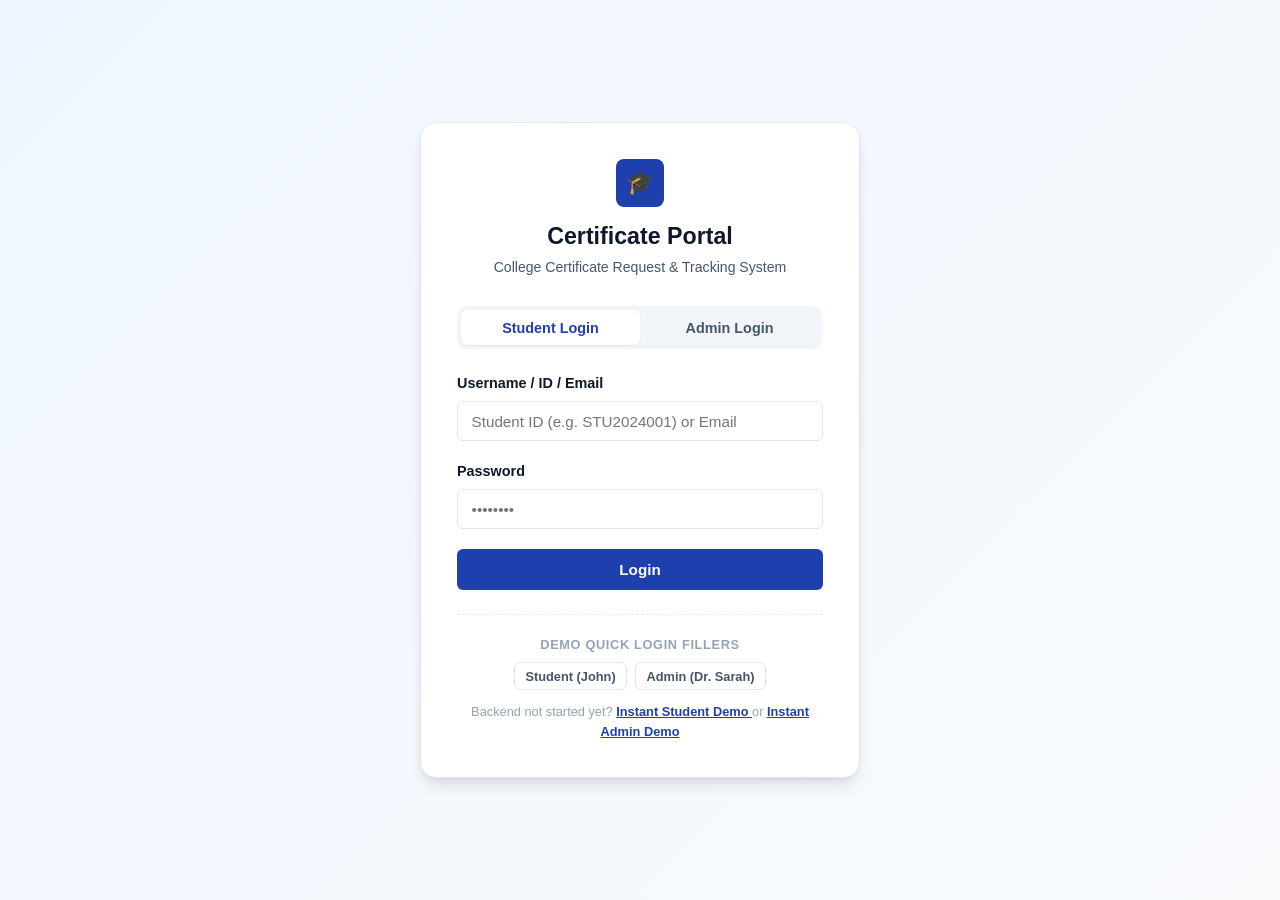
<file: frontend/index.html>
<!DOCTYPE html>
<html lang="en">
<head>
    <meta charset="UTF-8">
    <meta name="viewport" content="width=device-width, initial-scale=1.0">
    <title>Login - College Certificate System</title>
    <link rel="stylesheet" href="css/style.css">
    <style>
        .login-wrapper {
            min-height: 100vh;
            display: flex;
            align-items: center;
            justify-content: center;
            padding: 1.5rem;
            background: linear-gradient(135deg, #eff6ff 0%, #f8fafc 100%);
        }
        .login-card {
            width: 100%;
            max-width: 440px;
            background: #ffffff;
            border-radius: var(--radius-lg);
            padding: 2.25rem;
            box-shadow: var(--shadow-lg);
            border: 1px solid var(--border);
        }
        .login-header {
            text-align: center;
            margin-bottom: 1.75rem;
        }
        .role-tabs {
            display: flex;
            background: #f1f5f9;
            padding: 4px;
            border-radius: var(--radius);
            margin-bottom: 1.5rem;
        }
        .role-tab {
            flex: 1;
            padding: 0.6rem;
            border: none;
            background: transparent;
            font-weight: 600;
            font-size: 0.9rem;
            color: var(--text-secondary);
            border-radius: var(--radius-sm);
            cursor: pointer;
            transition: all 0.2s;
        }
        .role-tab.active {
            background: #ffffff;
            color: var(--primary);
            box-shadow: var(--shadow-sm);
        }
        .demo-helpers {
            margin-top: 1.5rem;
            padding-top: 1.25rem;
            border-top: 1px dashed var(--border);
            text-align: center;
        }
        .demo-helpers p {
            font-size: 0.8rem;
            color: var(--text-muted);
            margin-bottom: 0.5rem;
            font-weight: 600;
            text-transform: uppercase;
            letter-spacing: 0.05em;
        }
        .demo-btn-group {
            display: flex;
            gap: 0.5rem;
            justify-content: center;
        }
    </style>
</head>
<body>

<div class="login-wrapper">
    <div class="login-card">
        <div class="login-header">
            <div class="brand-icon" style="margin: 0 auto 0.75rem; width: 48px; height: 48px; font-size: 1.4rem;">🎓</div>
            <h1 style="font-size: 1.45rem; font-weight: 700;">Certificate Portal</h1>
            <p style="font-size: 0.88rem; color: var(--text-secondary); margin-top: 0.2rem;">College Certificate Request &amp; Tracking System</p>
        </div>

        <!-- Role Selector Tabs -->
        <div class="role-tabs">
            <button type="button" id="tab-student" class="role-tab active">Student Login</button>
            <button type="button" id="tab-admin" class="role-tab">Admin Login</button>
        </div>

        <div id="login-error" class="alert alert-danger" style="display: none;"></div>

        <!-- Login Form -->
        <form id="login-form">
            <input type="hidden" id="role-input" value="STUDENT">

            <div class="form-group">
                <label class="form-label" for="username">Username / ID / Email</label>
                <input type="text" id="username" class="form-control" placeholder="Student ID (e.g. STU2024001) or Email" required>
            </div>

            <div class="form-group">
                <label class="form-label" for="password">Password</label>
                <input type="password" id="password" class="form-control" placeholder="••••••••" required>
            </div>

            <button type="submit" class="btn btn-primary" style="width: 100%; padding: 0.75rem; font-size: 0.95rem;">
                Login
            </button>
        </form>

        <!-- Quick Demo Credentials Fillers -->
        <div class="demo-helpers">
            <p>Demo Quick Login Fillers</p>
            <div class="demo-btn-group" style="margin-bottom: 0.75rem;">
                <button type="button" class="btn btn-outline btn-sm" onclick="fillDemoStudent()">Student (John)</button>
                <button type="button" class="btn btn-outline btn-sm" onclick="fillDemoAdmin()">Admin (Dr. Sarah)</button>
            </div>
            <div style="font-size: 0.8rem; color: var(--text-muted); margin-top: 0.5rem;">
                Backend not started yet?
                <a href="#" onclick="launchDemoDirectly('STUDENT')" style="color: var(--primary); font-weight: 600; text-decoration: underline;">
                    Instant Student Demo
                </a>
                or
                <a href="#" onclick="launchDemoDirectly('ADMIN')" style="color: var(--primary); font-weight: 600; text-decoration: underline;">
                    Instant Admin Demo
                </a>
            </div>
        </div>
    </div>
</div>

<script src="js/api.js"></script>
<script src="js/auth.js"></script>
</body>
</html>
</file>
<file: frontend/css/style.css>
/* ==============================================================================
   College Certificate Request & Tracking System - CSS Stylesheet
   Modern, Clean, and Responsive Design
   ============================================================================== */

:root {
    --primary: #1e40af;         /* Deep College Blue */
    --primary-hover: #1d4ed8;
    --primary-light: #eff6ff;
    --secondary: #0d9488;       /* Teal Accent */
    --accent: #f59e0b;          /* Amber */
    --danger: #dc2626;          /* Red */
    --success: #16a34a;         /* Emerald Green */
    --bg-main: #f8fafc;         /* Light slate bg */
    --surface: #ffffff;
    --text-primary: #0f172a;
    --text-secondary: #475569;
    --text-muted: #94a3b8;
    --border: #e2e8f0;
    --shadow-sm: 0 1px 2px 0 rgb(0 0 0 / 0.05);
    --shadow: 0 4px 6px -1px rgb(0 0 0 / 0.1), 0 2px 4px -2px rgb(0 0 0 / 0.1);
    --shadow-lg: 0 10px 15px -3px rgb(0 0 0 / 0.1), 0 4px 6px -4px rgb(0 0 0 / 0.1);
    --radius-sm: 6px;
    --radius: 10px;
    --radius-lg: 16px;
}

* {
    box-sizing: border-box;
    margin: 0;
    padding: 0;
    font-family: -apple-system, BlinkMacSystemFont, "Segoe UI", Roboto, "Helvetica Neue", Arial, sans-serif;
}

body {
    background-color: var(--bg-main);
    color: var(--text-primary);
    line-height: 1.5;
    min-height: 100vh;
    display: flex;
    flex-direction: column;
}

/* ---------------- Navbar ---------------- */
.navbar {
    background-color: var(--surface);
    border-bottom: 1px solid var(--border);
    padding: 0.85rem 1.5rem;
    display: flex;
    align-items: center;
    justify-content: space-between;
    position: sticky;
    top: 0;
    z-index: 50;
    box-shadow: var(--shadow-sm);
}

.brand {
    display: flex;
    align-items: center;
    gap: 0.75rem;
    text-decoration: none;
    color: var(--primary);
    font-weight: 700;
    font-size: 1.15rem;
}

.brand-icon {
    background-color: var(--primary);
    color: white;
    width: 36px;
    height: 36px;
    border-radius: 8px;
    display: flex;
    align-items: center;
    justify-content: center;
    font-size: 1.1rem;
    font-weight: bold;
}

.nav-links {
    display: flex;
    align-items: center;
    gap: 1.25rem;
    list-style: none;
}

.nav-link {
    text-decoration: none;
    color: var(--text-secondary);
    font-weight: 500;
    font-size: 0.92rem;
    padding: 0.4rem 0.75rem;
    border-radius: var(--radius-sm);
    transition: all 0.2s ease;
}

.nav-link:hover, .nav-link.active {
    color: var(--primary);
    background-color: var(--primary-light);
}

.user-badge {
    display: flex;
    align-items: center;
    gap: 0.5rem;
    background: #f1f5f9;
    padding: 0.35rem 0.75rem;
    border-radius: 20px;
    font-size: 0.85rem;
    color: var(--text-secondary);
    font-weight: 600;
}

.btn-logout {
    background: none;
    border: 1px solid var(--border);
    color: var(--danger);
    padding: 0.35rem 0.85rem;
    border-radius: var(--radius-sm);
    font-weight: 600;
    cursor: pointer;
    font-size: 0.85rem;
    transition: background-color 0.2s;
}

.btn-logout:hover {
    background-color: #fef2f2;
}

/* ---------------- Container & Layout ---------------- */
.container {
    width: 100%;
    max-width: 1150px;
    margin: 1.75rem auto;
    padding: 0 1rem;
    flex: 1;
}

.page-header {
    margin-bottom: 1.5rem;
    display: flex;
    justify-content: space-between;
    align-items: flex-end;
    flex-wrap: wrap;
    gap: 1rem;
}

.page-title {
    font-size: 1.6rem;
    font-weight: 700;
    color: var(--text-primary);
}

.page-subtitle {
    color: var(--text-secondary);
    font-size: 0.95rem;
    margin-top: 0.25rem;
}

/* ---------------- Cards ---------------- */
.card {
    background-color: var(--surface);
    border: 1px solid var(--border);
    border-radius: var(--radius);
    padding: 1.5rem;
    box-shadow: var(--shadow-sm);
    margin-bottom: 1.5rem;
}

.card-title {
    font-size: 1.15rem;
    font-weight: 600;
    color: var(--text-primary);
    margin-bottom: 1rem;
    display: flex;
    align-items: center;
    gap: 0.5rem;
}

/* ---------------- Stat Cards ---------------- */
.stats-grid {
    display: grid;
    grid-template-columns: repeat(auto-fit, minmax(210px, 1fr));
    gap: 1rem;
    margin-bottom: 1.5rem;
}

.stat-card {
    background: var(--surface);
    border: 1px solid var(--border);
    border-radius: var(--radius);
    padding: 1.25rem;
    display: flex;
    align-items: center;
    gap: 1rem;
    box-shadow: var(--shadow-sm);
}

.stat-icon {
    width: 48px;
    height: 48px;
    border-radius: 10px;
    display: flex;
    align-items: center;
    justify-content: center;
    font-size: 1.4rem;
}

.stat-icon.blue { background-color: #dbeafe; color: #1e40af; }
.stat-icon.yellow { background-color: #fef3c7; color: #b45309; }
.stat-icon.green { background-color: #d1fae5; color: #047857; }
.stat-icon.teal { background-color: #ccfbf1; color: #0f766e; }
.stat-icon.red { background-color: #fee2e2; color: #b91c1c; }

.stat-value {
    font-size: 1.6rem;
    font-weight: 700;
    line-height: 1.2;
}

.stat-label {
    font-size: 0.85rem;
    color: var(--text-secondary);
    font-weight: 500;
}

/* ---------------- Forms ---------------- */
.form-group {
    margin-bottom: 1.25rem;
}

.form-label {
    display: block;
    margin-bottom: 0.4rem;
    font-weight: 600;
    font-size: 0.9rem;
    color: var(--text-primary);
}

.form-control {
    width: 100%;
    padding: 0.65rem 0.85rem;
    border: 1px solid var(--border);
    border-radius: var(--radius-sm);
    font-size: 0.95rem;
    color: var(--text-primary);
    background-color: var(--surface);
    transition: border-color 0.15s ease, box-shadow 0.15s ease;
}

.form-control:focus {
    outline: none;
    border-color: var(--primary);
    box-shadow: 0 0 0 3px rgba(30, 64, 175, 0.15);
}

.form-control[readonly], .form-control:disabled {
    background-color: #f1f5f9;
    color: #64748b;
    cursor: not-allowed;
}

textarea.form-control {
    resize: vertical;
    min-height: 90px;
}

.form-hint {
    font-size: 0.8rem;
    color: var(--text-muted);
    margin-top: 0.25rem;
}


.btn {
    display: inline-flex;
    align-items: center;
    justify-content: center;
    gap: 0.4rem;
    padding: 0.65rem 1.25rem;
    font-size: 0.92rem;
    font-weight: 600;
    border-radius: var(--radius-sm);
    border: none;
    cursor: pointer;
    text-decoration: none;
    transition: all 0.2s;
}

.btn-primary {
    background-color: var(--primary);
    color: white;
}
.btn-primary:hover {
    background-color: var(--primary-hover);
}

.btn-success {
    background-color: var(--success);
    color: white;
}
.btn-success:hover {
    background-color: #15803d;
}

.btn-danger {
    background-color: var(--danger);
    color: white;
}
.btn-danger:hover {
    background-color: #b91c1c;
}

.btn-secondary {
    background-color: #e2e8f0;
    color: var(--text-secondary);
}
.btn-secondary:hover {
    background-color: #cbd5e1;
}

.btn-outline {
    background: transparent;
    border: 1px solid var(--border);
    color: var(--text-secondary);
}
.btn-outline:hover {
    background-color: #f1f5f9;
}

.btn-sm {
    padding: 0.35rem 0.65rem;
    font-size: 0.8rem;
}

/* ---------------- Badges ---------------- */
.badge {
    display: inline-block;
    padding: 0.25rem 0.6rem;
    font-size: 0.75rem;
    font-weight: 700;
    border-radius: 9999px;
    letter-spacing: 0.025em;
    text-transform: uppercase;
}

.badge-SUBMITTED {
    background-color: #dbeafe;
    color: #1d4ed8;
}
.badge-UNDER_REVIEW {
    background-color: #fef3c7;
    color: #b45309;
}
.badge-APPROVED {
    background-color: #ccfbf1;
    color: #0f766e;
}
.badge-ISSUED {
    background-color: #dcfce7;
    color: #15803d;
}
.badge-REJECTED {
    background-color: #fee2e2;
    color: #b91c1c;
}
.badge-CANCELLED {
    background-color: #f1f5f9;
    color: #475569;
}
.badge-NEEDS_RESUBMISSION {
    background-color: #fef3c7;
    color: #b45309;
    border: 1px solid #fde68a;
}
.badge-RESUBMITTED {
    background-color: #ede9fe;
    color: #6d28d9;
    border: 1px solid #ddd6fe;
}

/* ---------------- Table ---------------- */
.table-container {
    overflow-x: auto;
    border-radius: var(--radius);
    border: 1px solid var(--border);
}

table {
    width: 100%;
    border-collapse: collapse;
    background: var(--surface);
    text-align: left;
}

th {
    background: #f8fafc;
    color: var(--text-secondary);
    font-weight: 600;
    font-size: 0.85rem;
    padding: 0.85rem 1rem;
    border-bottom: 1px solid var(--border);
    white-space: nowrap;
}

td {
    padding: 0.85rem 1rem;
    border-bottom: 1px solid var(--border);
    font-size: 0.9rem;
    vertical-align: middle;
}

tr:last-child td {
    border-bottom: none;
}

tr:hover td {
    background-color: #f8fafc;
}

/* ---------------- Timeline Tracker ---------------- */
.tracking-card {
    background: var(--surface);
    border: 1px solid var(--border);
    border-radius: var(--radius);
    padding: 1.25rem;
    margin-bottom: 1.25rem;
    box-shadow: var(--shadow-sm);
}

.timeline {
    display: flex;
    justify-content: space-between;
    margin: 1.5rem 0;
    position: relative;
}

.timeline::before {
    content: '';
    position: absolute;
    top: 15px;
    left: 40px;
    right: 40px;
    height: 4px;
    background: #e2e8f0;
    z-index: 1;
}

.timeline-step {
    position: relative;
    z-index: 2;
    text-align: center;
    flex: 1;
}

.step-circle {
    width: 32px;
    height: 32px;
    border-radius: 50%;
    background: #e2e8f0;
    color: #64748b;
    display: inline-flex;
    align-items: center;
    justify-content: center;
    font-weight: 700;
    font-size: 0.85rem;
    margin-bottom: 0.35rem;
    border: 2px solid #ffffff;
    transition: all 0.3s;
}

.step-title {
    font-size: 0.78rem;
    font-weight: 600;
    color: var(--text-muted);
}

.timeline-step.completed .step-circle {
    background: var(--success);
    color: white;
}
.timeline-step.completed .step-title {
    color: var(--success);
}

.timeline-step.active .step-circle {
    background: var(--primary);
    color: white;
    box-shadow: 0 0 0 4px rgba(30, 64, 175, 0.2);
}
.timeline-step.active .step-title {
    color: var(--primary);
}

.timeline-step.rejected .step-circle {
    background: var(--danger);
    color: white;
}
.timeline-step.rejected .step-title {
    color: var(--danger);
}

/* ---------------- Modal ---------------- */
.modal-overlay {
    position: fixed;
    top: 0;
    left: 0;
    right: 0;
    bottom: 0;
    background: rgba(15, 23, 42, 0.6);
    display: none;
    align-items: center;
    justify-content: center;
    z-index: 100;
    padding: 1rem;
}

.modal-overlay.show {
    display: flex;
}

.modal-content {
    background: var(--surface);
    border-radius: var(--radius-lg);
    width: 100%;
    max-width: 600px;
    max-height: 90vh;
    overflow-y: auto;
    padding: 1.75rem;
    box-shadow: var(--shadow-lg);
    animation: fadeIn 0.2s ease-out;
}

@keyframes fadeIn {
    from { opacity: 0; transform: translateY(-10px); }
    to { opacity: 1; transform: translateY(0); }
}

.modal-header {
    display: flex;
    justify-content: space-between;
    align-items: center;
    border-bottom: 1px solid var(--border);
    padding-bottom: 0.75rem;
    margin-bottom: 1rem;
}

.modal-title {
    font-size: 1.25rem;
    font-weight: 700;
}

.btn-close {
    background: none;
    border: none;
    font-size: 1.5rem;
    cursor: pointer;
    color: var(--text-muted);
}

.modal-footer {
    border-top: 1px solid var(--border);
    padding-top: 1rem;
    margin-top: 1.25rem;
    display: flex;
    justify-content: flex-end;
    gap: 0.75rem;
}

/* ---------------- Alerts and Toast ---------------- */
.alert {
    padding: 0.85rem 1rem;
    border-radius: var(--radius-sm);
    font-size: 0.9rem;
    margin-bottom: 1.25rem;
    display: flex;
    align-items: center;
    justify-content: space-between;
}

.alert-success { background: #dcfce7; color: #15803d; border: 1px solid #86efac; }
.alert-danger { background: #fee2e2; color: #b91c1c; border: 1px solid #fca5a5; }
.alert-info { background: #dbeafe; color: #1d4ed8; border: 1px solid #93c5fd; }

#toast-container {
    position: fixed;
    bottom: 1.5rem;
    right: 1.5rem;
    z-index: 9999;
    display: flex;
    flex-direction: column;
    gap: 0.5rem;
}

.toast {
    min-width: 280px;
    padding: 0.85rem 1.25rem;
    border-radius: var(--radius-sm);
    background: #0f172a;
    color: white;
    font-size: 0.9rem;
    box-shadow: var(--shadow-lg);
    display: flex;
    align-items: center;
    justify-content: space-between;
    animation: slideIn 0.3s cubic-bezier(0.16, 1, 0.3, 1);
}

.toast.toast-success { background: #059669; }
.toast.toast-error { background: #dc2626; }

@keyframes slideIn {
    from { transform: translateX(100%); opacity: 0; }
    to { transform: translateX(0); opacity: 1; }
}

/* ---------------- Footer ---------------- */
.footer {
    background: var(--surface);
    border-top: 1px solid var(--border);
    padding: 1.25rem;
    text-align: center;
    color: var(--text-muted);
    font-size: 0.85rem;
    margin-top: auto;
}

/* Responsive adjustments */
@media (max-width: 768px) {
    .nav-links {
        display: none; /* Can be toggled or simplified */
    }
    .stats-grid {
        grid-template-columns: 1fr;
    }
    .timeline {
        flex-direction: column;
        gap: 1rem;
    }
    .timeline::before {
        display: none;
    }
}

/* ==============================================================================
   Document Upload Box & File Preview Components
   ============================================================================== */
.upload-dropzone {
    border: 2px dashed #cbd5e1;
    border-radius: var(--radius);
    padding: 1.5rem 1rem;
    text-align: center;
    background-color: #f8fafc;
    transition: all 0.2s ease;
    cursor: pointer;
    position: relative;
}

.upload-dropzone:hover, .upload-dropzone.dragover {
    border-color: var(--primary);
    background-color: #eff6ff;
}

.upload-icon {
    font-size: 2.2rem;
    margin-bottom: 0.5rem;
    display: inline-block;
}

.file-preview-card {
    display: flex;
    align-items: center;
    justify-content: space-between;
    background: #ffffff;
    border: 1px solid #bfdbfe;
    border-radius: var(--radius-sm);
    padding: 0.75rem 1rem;
    margin-top: 0.75rem;
    box-shadow: var(--shadow-sm);
}

.file-info {
    display: flex;
    align-items: center;
    gap: 0.75rem;
    overflow: hidden;
}

.file-icon {
    font-size: 1.5rem;
}

.file-name {
    font-size: 0.9rem;
    font-weight: 600;
    color: var(--text-primary);
    white-space: nowrap;
    text-overflow: ellipsis;
    overflow: hidden;
    max-width: 320px;
}

.file-meta {
    font-size: 0.75rem;
    color: var(--text-muted);
}

.doc-badge {
    display: inline-flex;
    align-items: center;
    gap: 0.35rem;
    padding: 0.25rem 0.6rem;
    background: #eff6ff;
    border: 1px solid #bfdbfe;
    color: #1d4ed8;
    border-radius: var(--radius-sm);
    font-size: 0.8rem;
    font-weight: 600;
}

/* ==============================================================================
   Official Online Certificate Styles (Screen & Print Ready)
   ============================================================================== */
.certificate-modal-content {
    background: #ffffff;
    max-width: 660px;
    width: 95%;
    max-height: 85vh;
    border-radius: var(--radius);
    display: flex;
    flex-direction: column;
    padding: 0;
    box-shadow: 0 25px 50px -12px rgba(0, 0, 0, 0.4);
    overflow: hidden;
    position: relative;
    margin: auto;
}

.certificate-modal-header {
    display: flex;
    justify-content: space-between;
    align-items: center;
    padding: 0.75rem 1.25rem;
    background: #ffffff;
    border-bottom: 1px solid #e2e8f0;
    flex-shrink: 0;
    z-index: 10;
}

.certificate-modal-footer {
    display: flex;
    justify-content: space-between;
    align-items: center;
    padding: 0.75rem 1.25rem;
    background: #ffffff;
    border-top: 1px solid #e2e8f0;
    flex-shrink: 0;
    z-index: 10;
}

.certificate-scroll-wrapper {
    overflow-y: auto;
    flex: 1;
    padding: 1.25rem;
    background: #f8fafc;
}

.certificate-sheet {
    background: #ffffff;
    border: 5px double #1e3a8a;
    padding: 1.5rem 1.25rem;
    position: relative;
    box-shadow: 0 4px 10px rgba(0, 0, 0, 0.05);
    font-family: "Georgia", "Times New Roman", serif;
    color: #1e293b;
    background-image: radial-gradient(#f1f5f9 1px, transparent 1px);
    background-size: 20px 20px;
}

.cert-corner-decor {
    position: absolute;
    width: 18px;
    height: 18px;
    border: 2px solid #1e3a8a;
}
.cert-corner-decor.top-left { top: 4px; left: 4px; border-right: none; border-bottom: none; }
.cert-corner-decor.top-right { top: 4px; right: 4px; border-left: none; border-bottom: none; }
.cert-corner-decor.bottom-left { bottom: 4px; left: 4px; border-right: none; border-top: none; }
.cert-corner-decor.bottom-right { bottom: 4px; right: 4px; border-left: none; border-top: none; }

.cert-header {
    text-align: center;
    border-bottom: 1.5px solid #e2e8f0;
    padding-bottom: 0.75rem;
    margin-bottom: 0.85rem;
}

.cert-emblem {
    font-size: 1.8rem;
    margin-bottom: 0.15rem;
    display: inline-block;
}

.cert-institution {
    font-size: 1.2rem;
    font-weight: 800;
    letter-spacing: 0.04em;
    color: #1e3a8a;
    text-transform: uppercase;
}

.cert-subtitle {
    font-size: 0.75rem;
    color: #64748b;
    letter-spacing: 0.02em;
    font-family: -apple-system, BlinkMacSystemFont, "Segoe UI", Roboto, sans-serif;
    margin-top: 0.15rem;
}

.cert-office {
    font-size: 0.82rem;
    font-weight: 700;
    color: #0f172a;
    text-transform: uppercase;
    letter-spacing: 0.06em;
    margin-top: 0.25rem;
}

.cert-meta-bar {
    display: flex;
    justify-content: space-between;
    font-size: 0.78rem;
    font-family: -apple-system, BlinkMacSystemFont, "Segoe UI", Roboto, sans-serif;
    color: #475569;
    border-bottom: 1px dashed #cbd5e1;
    padding-bottom: 0.4rem;
    margin-bottom: 0.85rem;
}

.cert-title-container {
    text-align: center;
    margin: 0.85rem 0;
}

.cert-main-title {
    display: inline-block;
    font-size: 1.25rem;
    font-weight: 800;
    color: #1e3a8a;
    text-transform: uppercase;
    letter-spacing: 0.08em;
    border-bottom: 2px double #1e3a8a;
    padding-bottom: 0.25rem;
}

.cert-body-text {
    font-size: 0.92rem;
    line-height: 1.65;
    text-align: justify;
    margin: 1rem 0;
    color: #334155;
}

.cert-highlight {
    font-weight: 700;
    color: #0f172a;
    text-decoration: underline;
    text-underline-offset: 2px;
}

.cert-footer-grid {
    display: grid;
    grid-template-columns: 1fr 1fr 1fr;
    align-items: flex-end;
    margin-top: 1.25rem;
    padding-top: 0.5rem;
    text-align: center;
}

.cert-seal-box {
    text-align: center;
}

.cert-seal {
    width: 64px;
    height: 64px;
    border-radius: 50%;
    border: 2px dashed #b45309;
    background: #fef3c7;
    color: #92400e;
    display: inline-flex;
    flex-direction: column;
    align-items: center;
    justify-content: center;
    font-size: 0.58rem;
    font-weight: 800;
    text-transform: uppercase;
    letter-spacing: 0.04em;
    box-shadow: 0 0 0 3px #ffffff, 0 2px 4px rgba(0,0,0,0.1);
}

.cert-sig-line {
    width: 110px;
    border-top: 1.5px solid #0f172a;
    margin: 0 auto 0.4rem;
}

.cert-sig-title {
    font-size: 0.85rem;
    font-weight: 700;
    color: #0f172a;
    font-family: -apple-system, BlinkMacSystemFont, "Segoe UI", Roboto, sans-serif;
}

.cert-sig-sub {
    font-size: 0.72rem;
    color: #64748b;
    font-family: -apple-system, BlinkMacSystemFont, "Segoe UI", Roboto, sans-serif;
}

.cert-verification-badge {
    margin-top: 1.5rem;
    padding: 0.6rem;
    background: #f8fafc;
    border: 1px solid #e2e8f0;
    border-radius: var(--radius-sm);
    display: flex;
    justify-content: space-between;
    align-items: center;
    font-size: 0.75rem;
    color: #64748b;
    font-family: -apple-system, BlinkMacSystemFont, "Segoe UI", Roboto, sans-serif;
}

/* ==============================================================================
   Distinct Formats for Each Certificate Type
   ============================================================================== */
/* 1. Bonafide Certificate (Regal Navy Blue) */
.cert-sheet-bonafide {
    border: 5px double #1e3a8a !important;
}
.cert-sheet-bonafide .cert-main-title {
    color: #1e3a8a;
    border-bottom: 2px double #1e3a8a;
}
.cert-sheet-bonafide .cert-institution {
    color: #1e3a8a;
}

/* 2. Course Certificate (Academic Emerald Green) */
.cert-sheet-course {
    border: 4px solid #065f46 !important;
    box-shadow: inset 0 0 0 3px #ecfdf5, 0 4px 10px rgba(0, 0, 0, 0.05) !important;
    background-image: radial-gradient(#ecfdf5 1px, transparent 1px) !important;
}
.cert-sheet-course .cert-main-title {
    color: #065f46;
    border-bottom: 2px solid #059669;
}
.cert-sheet-course .cert-institution {
    color: #065f46;
}
.cert-sheet-course .cert-corner-decor {
    border-color: #059669;
}

/* 3. Conduct Certificate (Royal Burgundy / Crimson) */
.cert-sheet-conduct {
    border: 5px double #831843 !important;
    background-image: radial-gradient(#fff1f2 1px, transparent 1px) !important;
}
.cert-sheet-conduct .cert-main-title {
    color: #831843;
    border-bottom: 2px double #831843;
}
.cert-sheet-conduct .cert-institution {
    color: #831843;
}
.cert-sheet-conduct .cert-corner-decor {
    border-color: #be123c;
}

/* 4. Transfer Certificate (Slate Register Extract) */
.cert-sheet-transfer {
    border: 3px solid #0f172a !important;
    box-shadow: inset 0 0 0 2px #cbd5e1, 0 4px 10px rgba(0, 0, 0, 0.05) !important;
    background-image: none !important;
}
.cert-sheet-transfer .cert-main-title {
    color: #0f172a;
    border-bottom: 2px solid #0f172a;
    letter-spacing: 0.1em;
}
.cert-sheet-transfer .cert-institution {
    color: #0f172a;
}
.cert-sheet-transfer .cert-corner-decor {
    border-color: #0f172a;
}

/* 5. Migration Certificate (Royal Indigo & Gold AIU) */
.cert-sheet-migration {
    border: 5px double #3730a3 !important;
    box-shadow: inset 0 0 0 2px #fef08a, 0 4px 10px rgba(0, 0, 0, 0.05) !important;
    background-image: radial-gradient(#eef2ff 1px, transparent 1px) !important;
}
.cert-sheet-migration .cert-main-title {
    color: #3730a3;
    border-bottom: 2px double #3730a3;
}
.cert-sheet-migration .cert-institution {
    color: #3730a3;
}
.cert-sheet-migration .cert-corner-decor {
    border-color: #4338ca;
}

/* Seal Variations */
.cert-seal.seal-gold {
    border-color: #b45309;
    background: #fef3c7;
    color: #92400e;
}
.cert-seal.seal-emerald {
    border-color: #047857;
    background: #d1fae5;
    color: #065f46;
}
.cert-seal.seal-crimson {
    border-color: #9f1239;
    background: #ffe4e6;
    color: #881337;
}
.cert-seal.seal-slate {
    border-color: #334155;
    background: #f1f5f9;
    color: #0f172a;
}
.cert-seal.seal-indigo {
    border-color: #4338ca;
    background: #e0e7ff;
    color: #312e81;
}

/* Distinct Inner Layout Helpers */
.cert-academic-box {
    background: #f0fdf4;
    border: 1px solid #bbf7d0;
    border-radius: 6px;
    padding: 0.65rem 0.85rem;
    margin: 0.75rem 0;
    display: grid;
    grid-template-columns: 1fr 1fr;
    gap: 0.4rem;
    font-size: 0.82rem;
    text-align: left;
    font-family: -apple-system, BlinkMacSystemFont, "Segoe UI", Roboto, sans-serif;
}

.cert-conduct-highlight-box {
    background: #fff1f2;
    border-left: 4px solid #e11d48;
    padding: 0.65rem 0.85rem;
    margin: 0.75rem 0;
    font-style: italic;
    font-size: 0.88rem;
    color: #881337;
    line-height: 1.6;
}

.cert-tc-table {
    width: 100%;
    margin: 0.75rem 0;
    border-collapse: collapse;
    font-size: 0.85rem;
    text-align: left;
    font-family: -apple-system, BlinkMacSystemFont, "Segoe UI", Roboto, sans-serif;
}
.cert-tc-table td {
    padding: 0.35rem 0.4rem;
    border-bottom: 1px dotted #94a3b8;
    color: #1e293b;
}
.cert-tc-table td.tc-label {
    font-weight: 700;
    color: #475569;
    width: 48%;
}

.cert-migration-badge-box {
    background: #eef2ff;
    border: 1px dashed #6366f1;
    border-radius: 6px;
    padding: 0.55rem 0.75rem;
    margin: 0.75rem 0;
    font-size: 0.82rem;
    color: #312e81;
    text-align: center;
    font-family: -apple-system, BlinkMacSystemFont, "Segoe UI", Roboto, sans-serif;
}

/* ---------------- Resubmission Action Banner on Tracking Cards ---------------- */
.resubmit-alert-box {
    background: #fffbeb;
    border: 1.5px solid #f59e0b;
    border-radius: var(--radius-sm);
    padding: 1rem;
    margin-top: 0.85rem;
    display: flex;
    flex-direction: column;
    gap: 0.65rem;
}
.resubmit-header {
    display: flex;
    align-items: center;
    gap: 0.6rem;
}
.resubmit-icon {
    font-size: 1.5rem;
}
.resubmit-alert-text {
    font-size: 0.88rem;
    color: #92400e;
}
.resubmit-alert-text strong {
    color: #78350f;
}

/* ---------------- Print Media Styles ---------------- */
@media print {
    body * {
        visibility: hidden;
    }
    #certificate-modal, #certificate-modal * {
        visibility: visible;
    }
    #certificate-modal {
        position: absolute;
        left: 0;
        top: 0;
        width: 100%;
        background: transparent !important;
        display: block !important;
        padding: 0 !important;
        margin: 0 !important;
    }
    .certificate-modal-content {
        max-width: 100% !important;
        box-shadow: none !important;
        padding: 0 !important;
        border-radius: 0 !important;
    }
    .cert-actions-toolbar, .btn-close, .modal-header, .modal-footer, .certificate-modal-header, .certificate-modal-footer {
        display: none !important;
    }
    .certificate-scroll-wrapper {
        padding: 0 !important;
        background: transparent !important;
        overflow: visible !important;
    }
    .certificate-sheet {
        border: 4px double #1e3a8a !important;
        box-shadow: none !important;
        page-break-inside: avoid;
        margin: 0 !important;
        padding: 2rem !important;
    }
}
</file>
